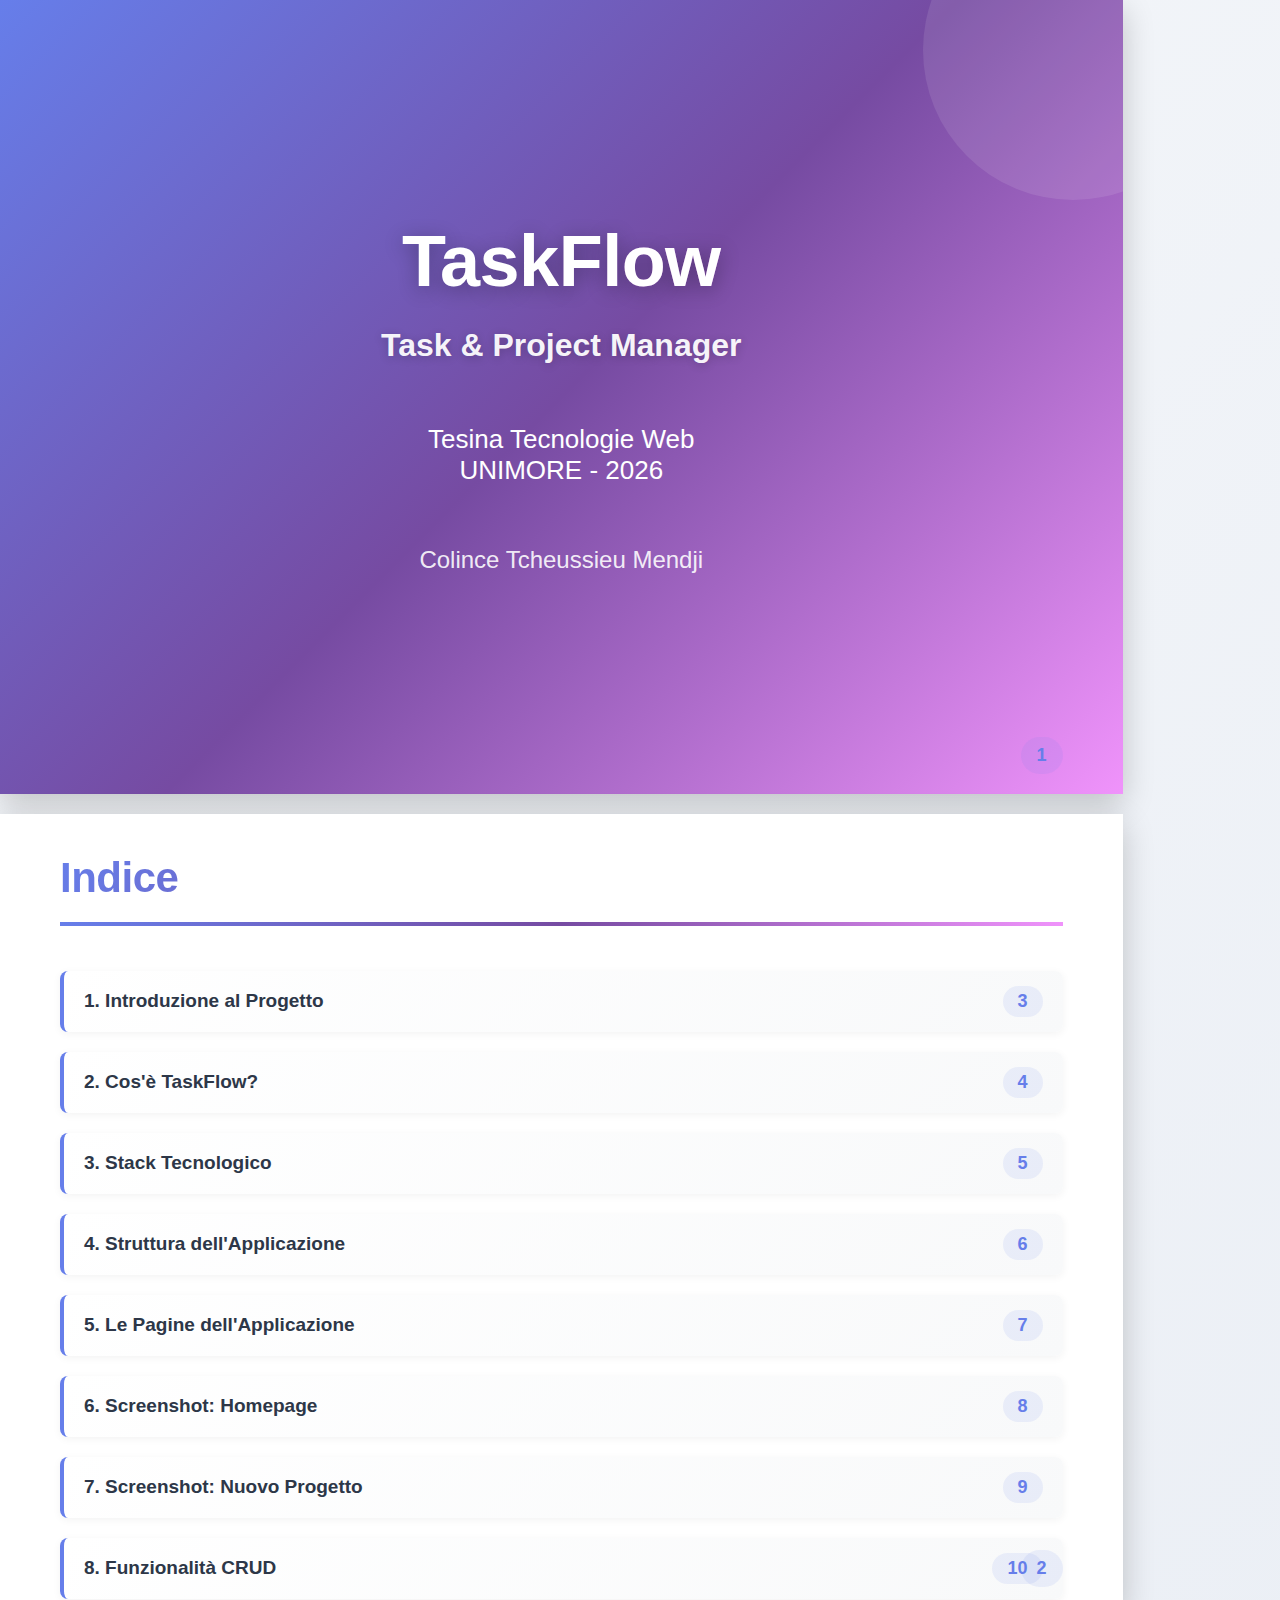
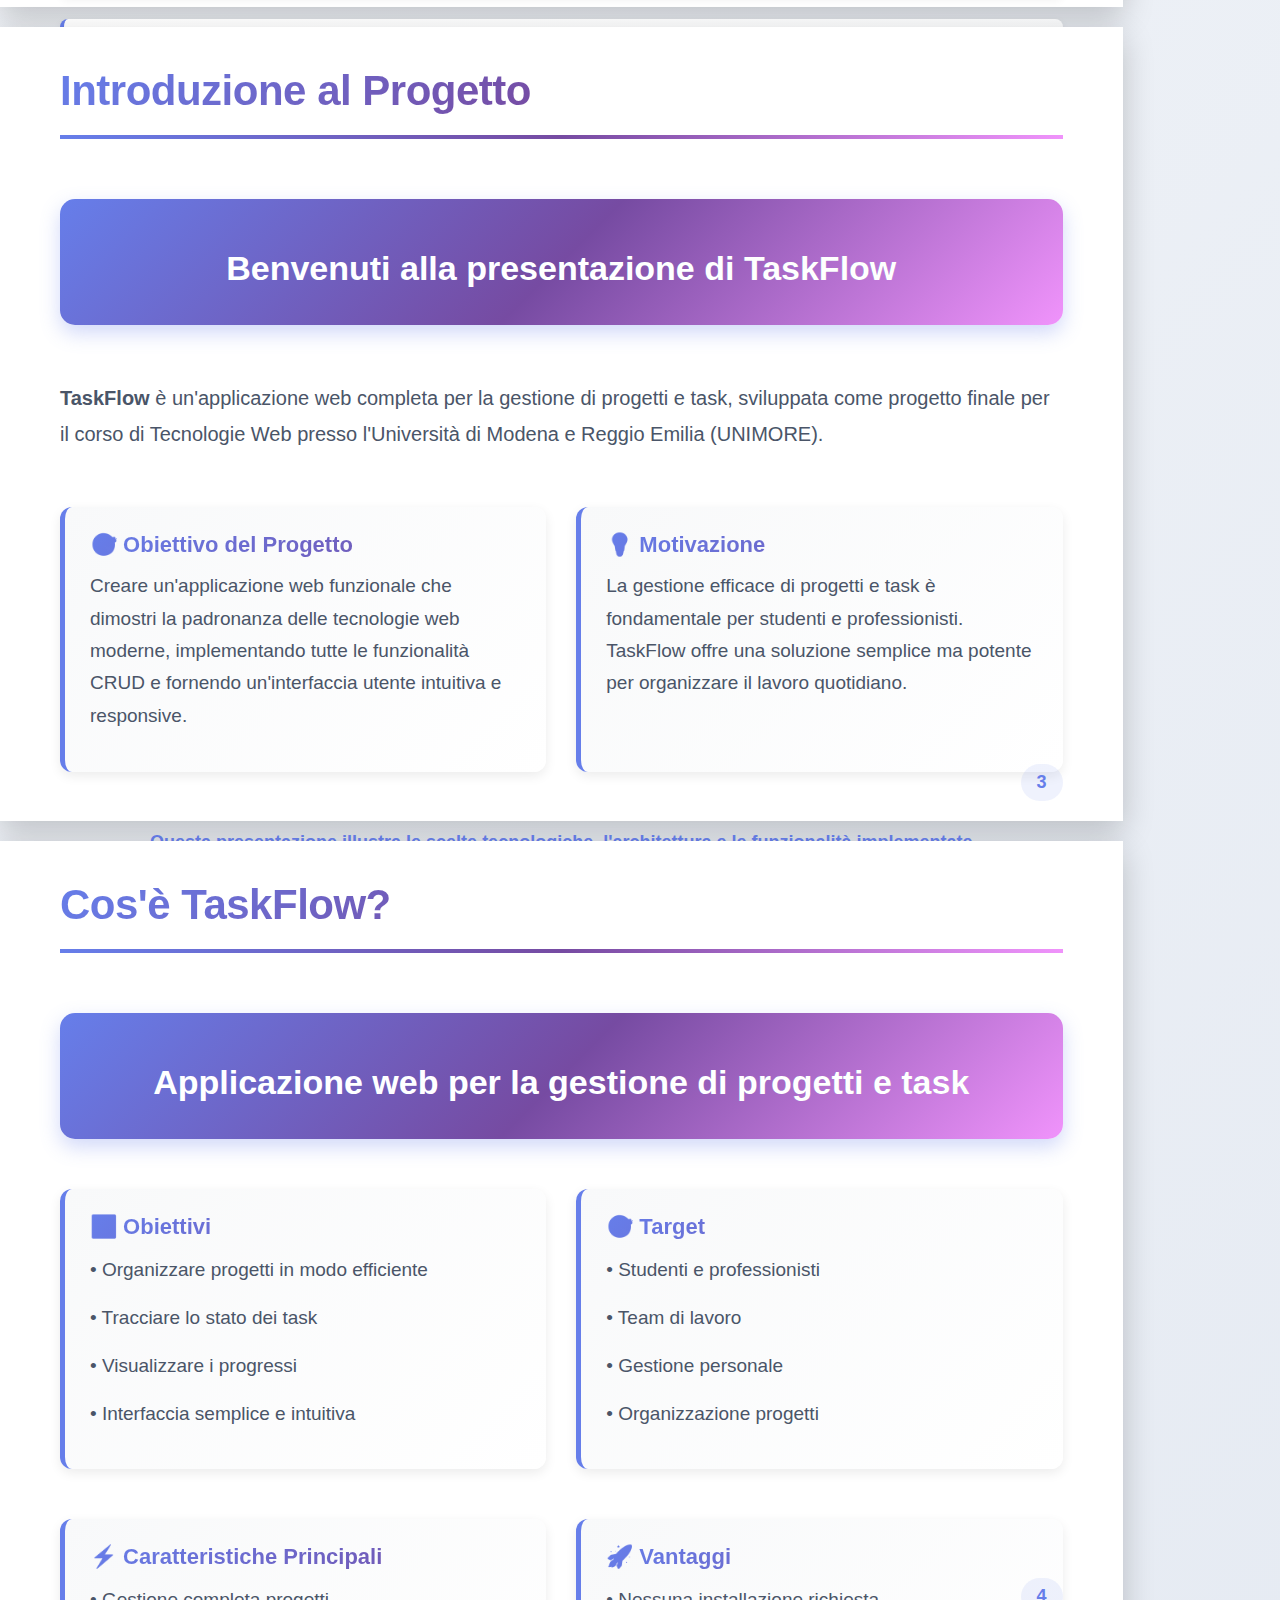
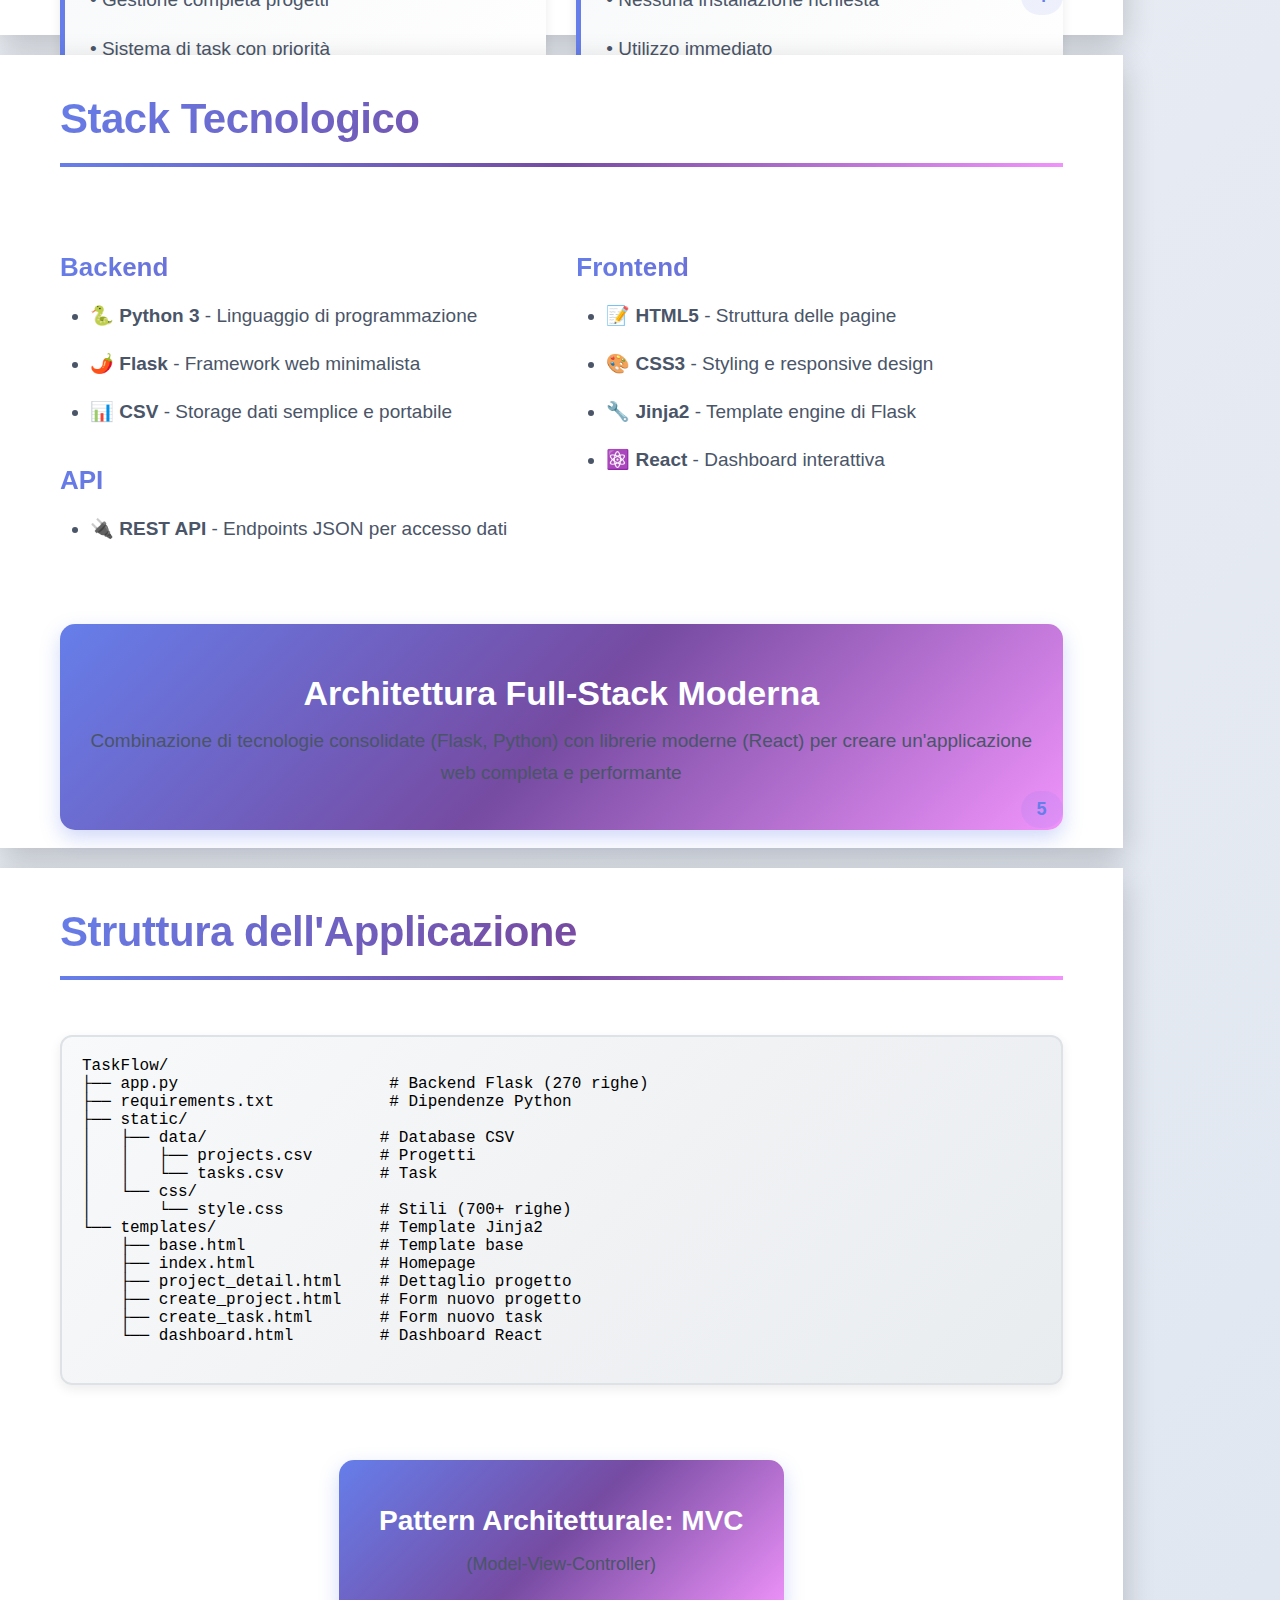
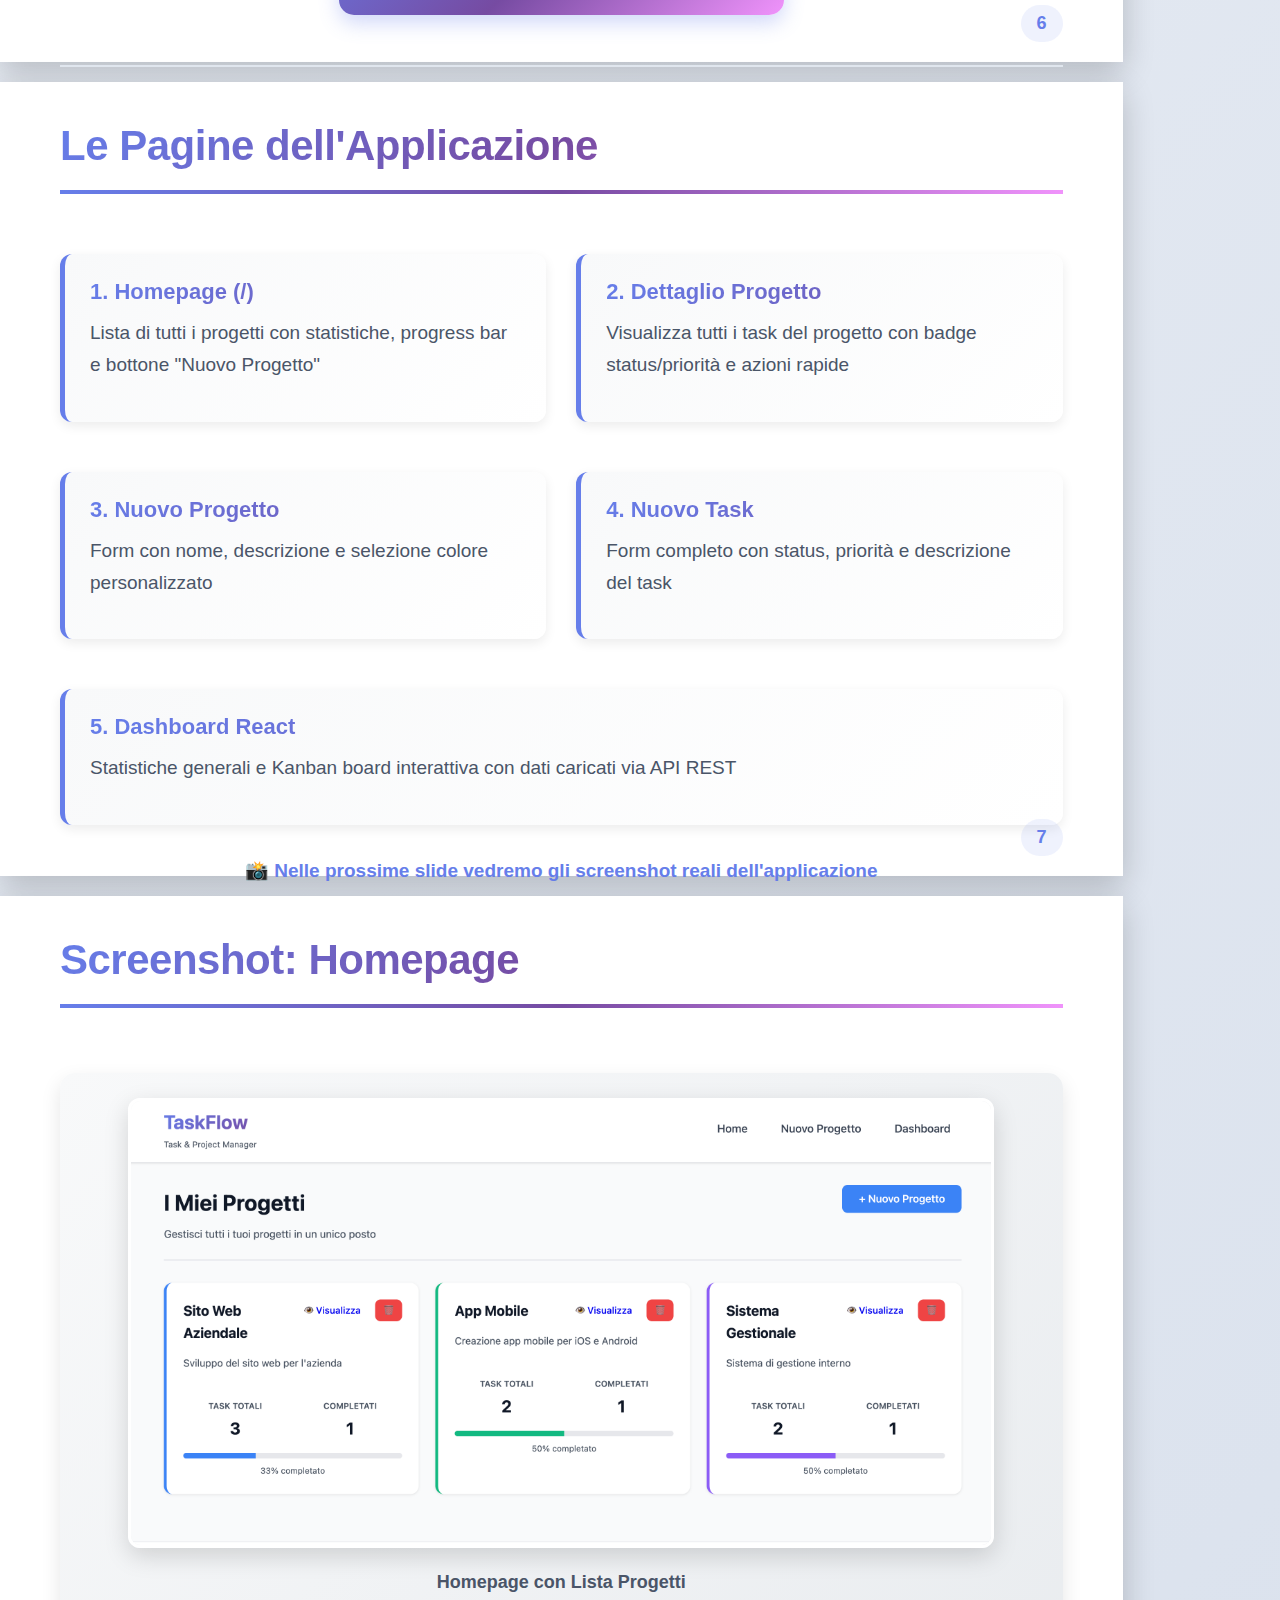
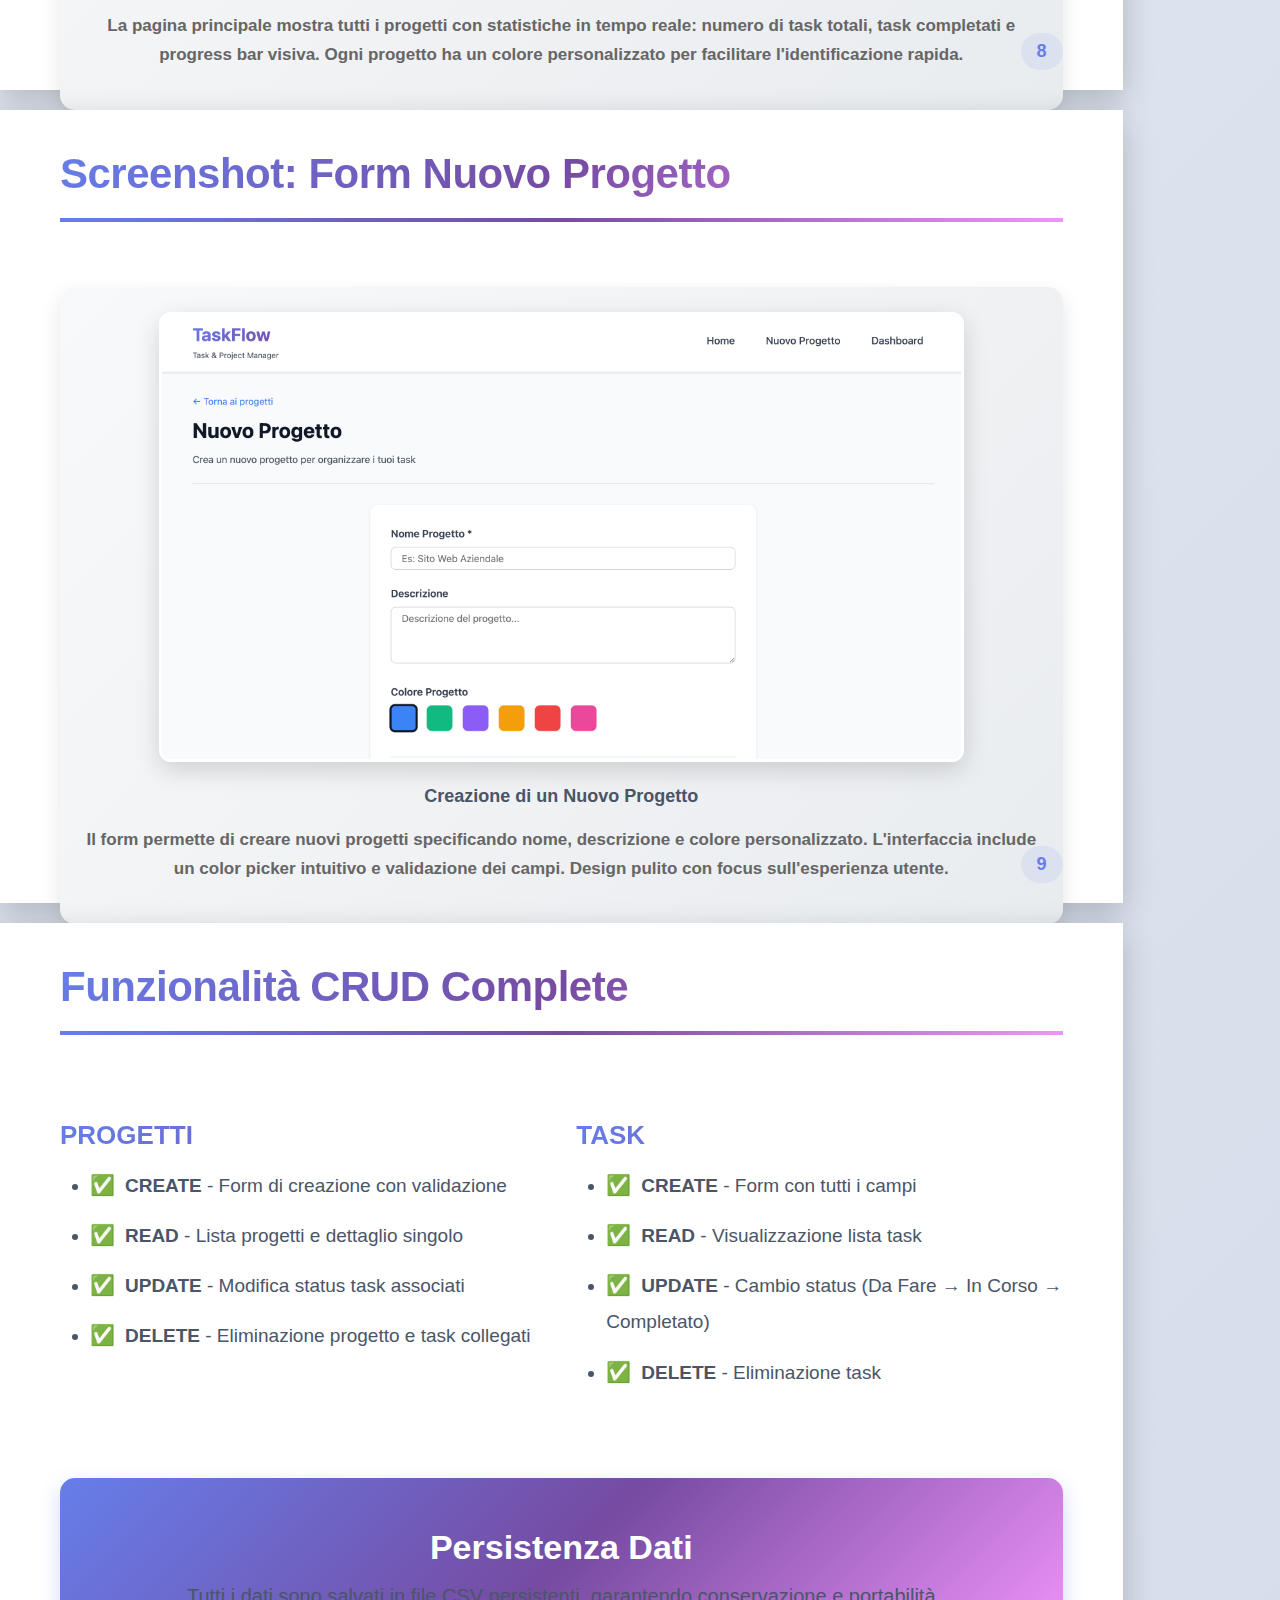
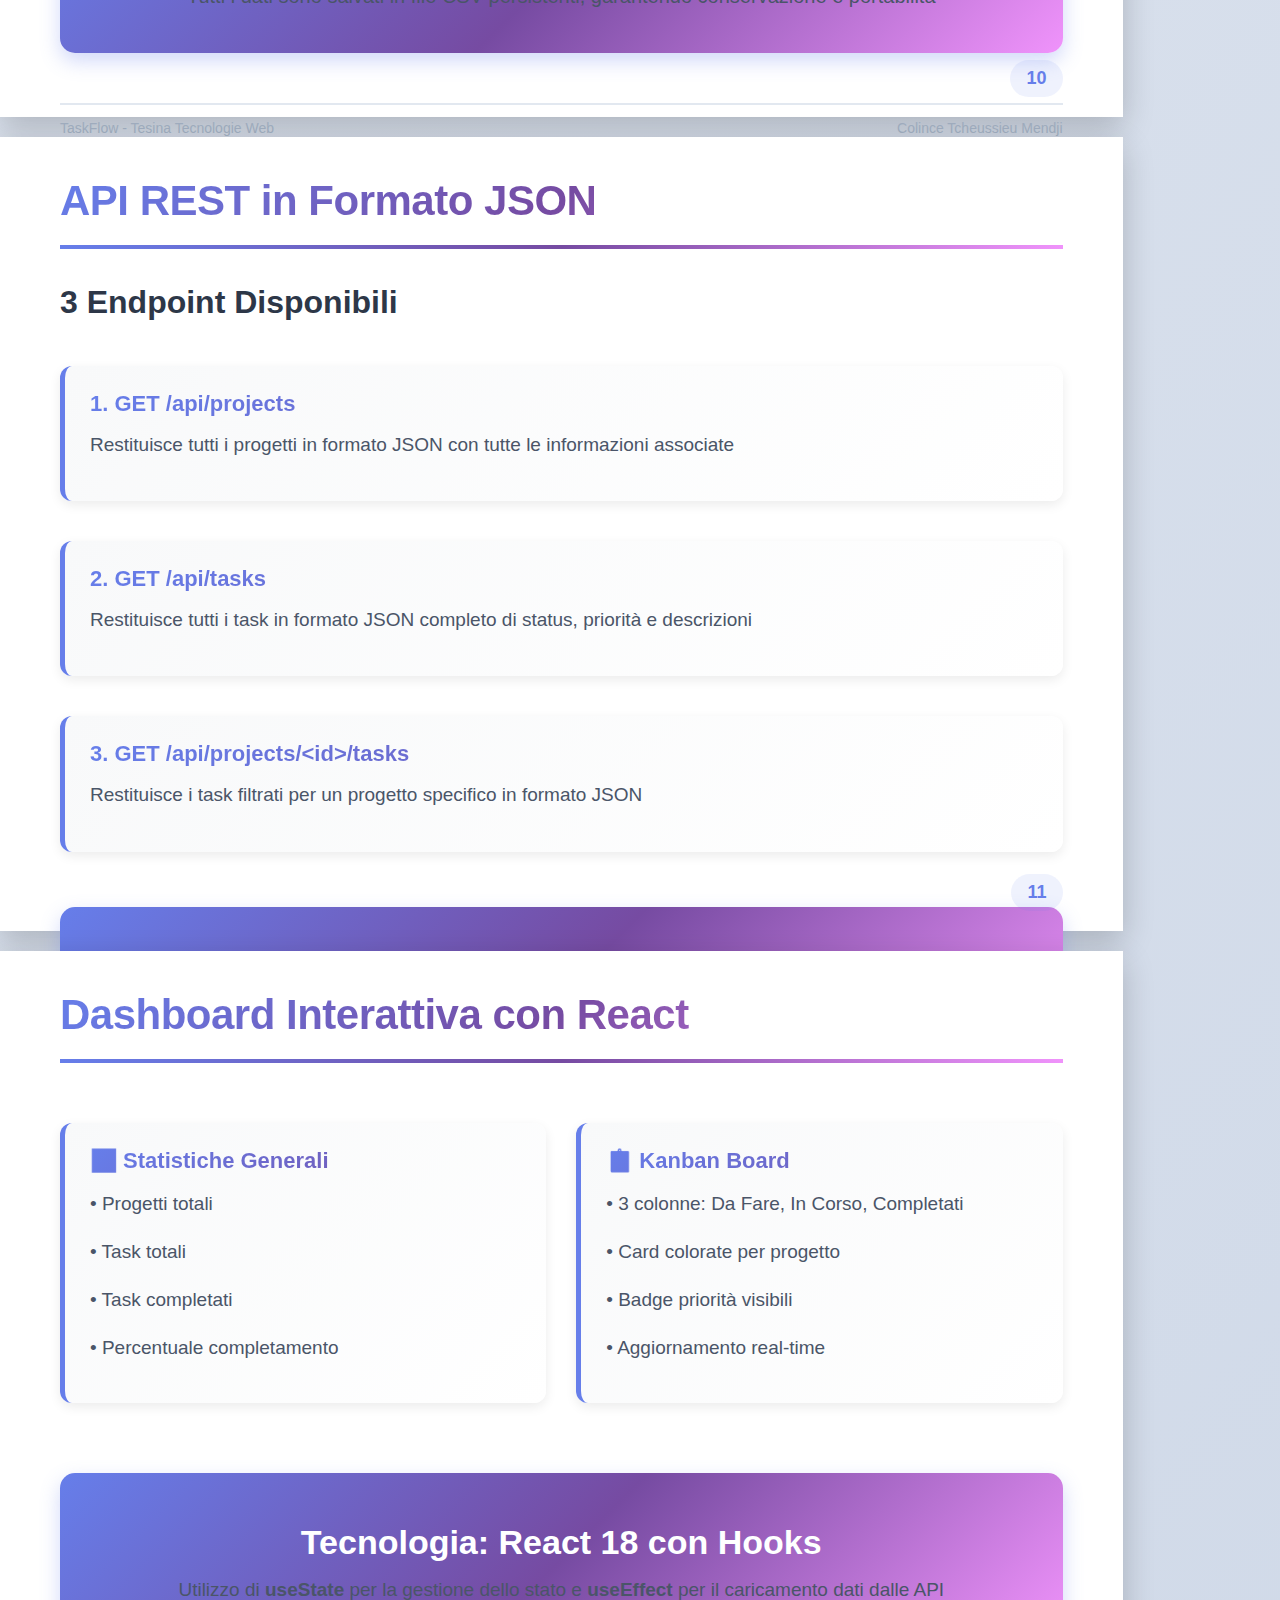
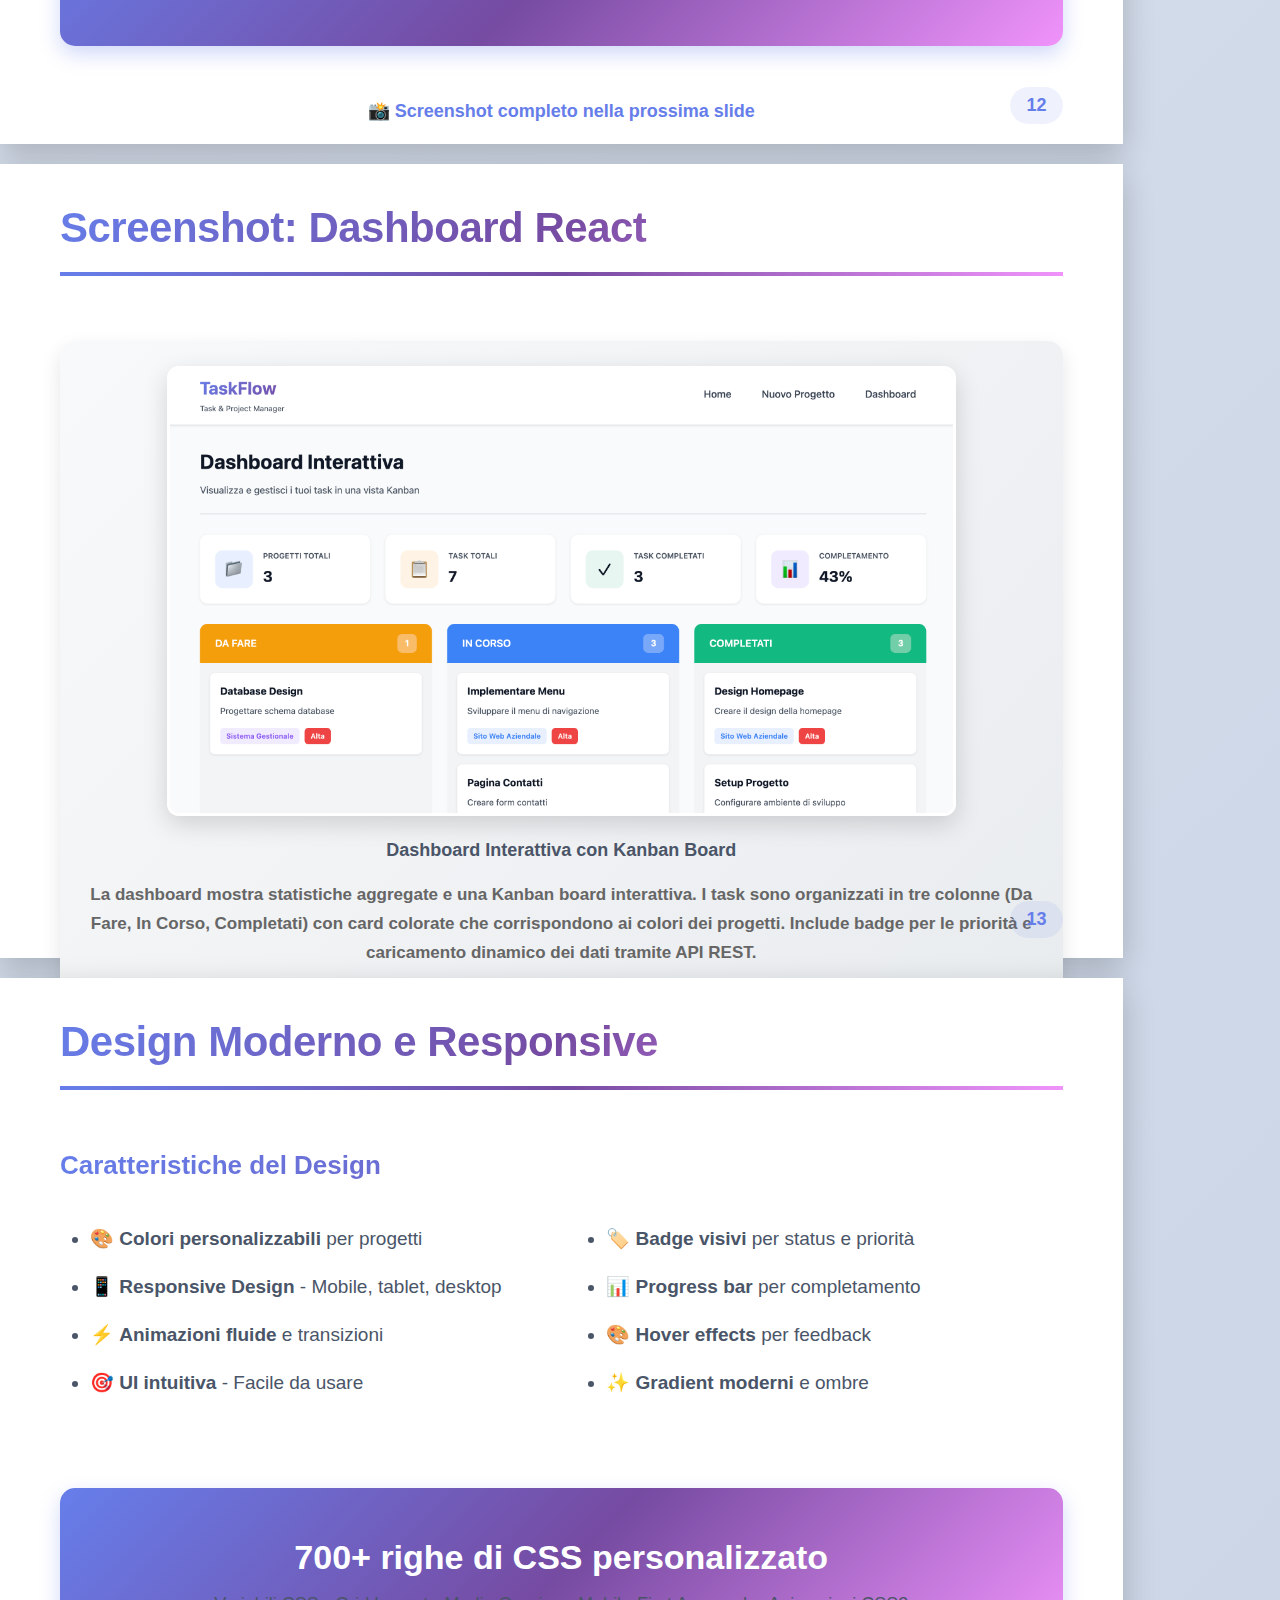
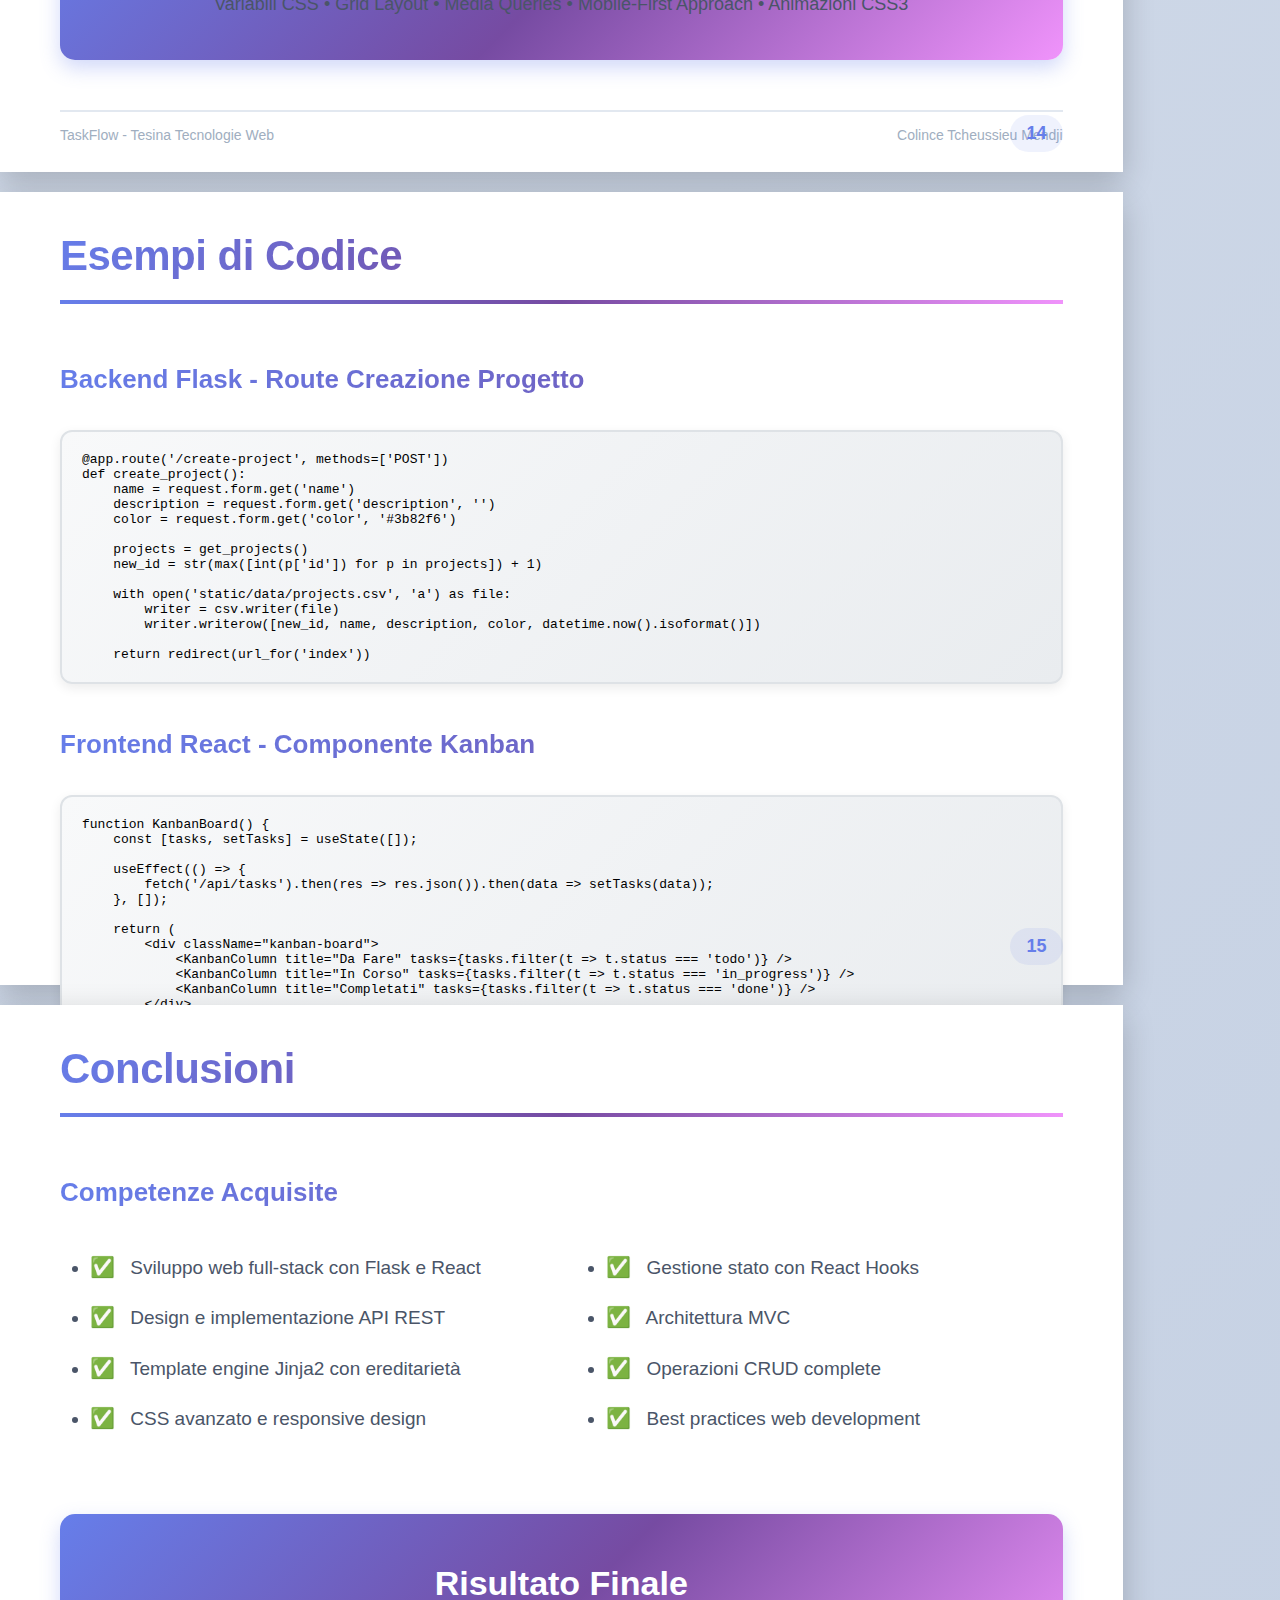
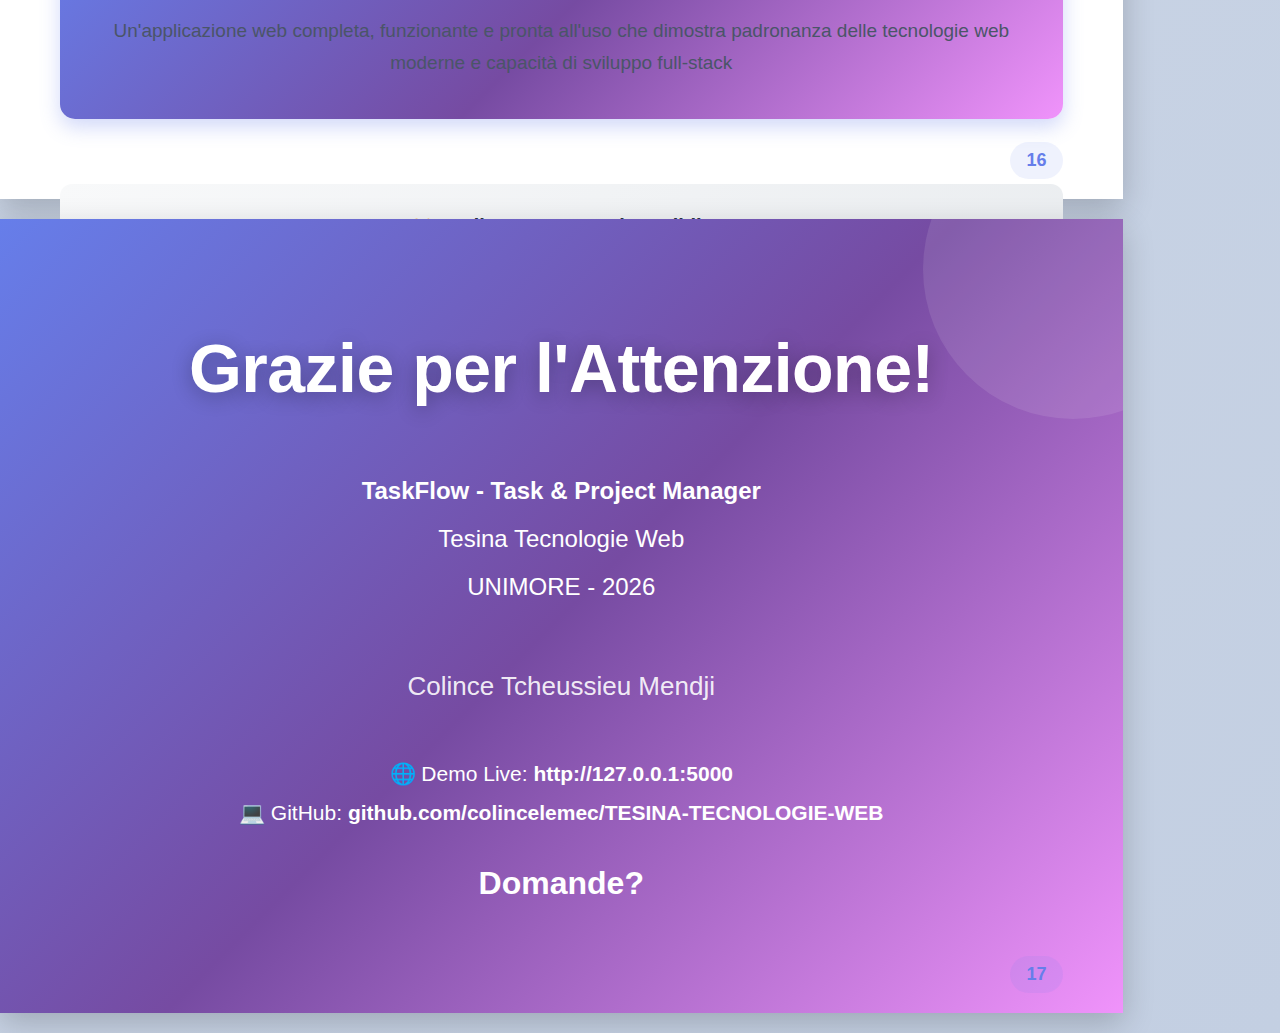
<file: PRESENTAZIONE_PDF.html>
<!DOCTYPE html>
<html lang="it">
<head>
    <meta charset="UTF-8">
    <meta name="viewport" content="width=device-width, initial-scale=1.0">
    <title>TaskFlow - Presentazione Tesina</title>
    <style>
        @page {
            size: A4 landscape;
            margin: 0;
        }

        * {
            margin: 0;
            padding: 0;
            box-sizing: border-box;
        }

        body {
            font-family: 'Segoe UI', Tahoma, Geneva, Verdana, sans-serif;
            background: linear-gradient(135deg, #f5f7fa 0%, #c3cfe2 100%);
        }

        .slide {
            width: 297mm;
            height: 210mm;
            background: white;
            page-break-after: always;
            padding: 40px 60px;
            position: relative;
            display: flex;
            flex-direction: column;
            box-shadow: 0 10px 30px rgba(0,0,0,0.2);
            margin-bottom: 20px;
        }

        .slide:last-child {
            page-break-after: auto;
        }

        /* Page Number */
        .page-number {
            position: absolute;
            bottom: 20px;
            right: 60px;
            font-size: 18px;
            font-weight: 600;
            color: #667eea;
            background: rgba(102, 126, 234, 0.1);
            padding: 8px 16px;
            border-radius: 20px;
        }

        /* Header */
        .slide-header {
            border-bottom: 4px solid;
            border-image: linear-gradient(90deg, #667eea 0%, #764ba2 50%, #f093fb 100%) 1;
            padding-bottom: 20px;
            margin-bottom: 35px;
            animation: slideInDown 0.6s ease-out;
        }

        @keyframes slideInDown {
            from {
                transform: translateY(-20px);
                opacity: 0;
            }
            to {
                transform: translateY(0);
                opacity: 1;
            }
        }

        .slide-title {
            font-size: 42px;
            font-weight: 800;
            background: linear-gradient(135deg, #667eea 0%, #764ba2 50%, #f093fb 100%);
            -webkit-background-clip: text;
            -webkit-text-fill-color: transparent;
            background-clip: text;
            letter-spacing: -0.5px;
        }

        .slide-subtitle {
            font-size: 20px;
            color: #666;
            margin-top: 10px;
            font-weight: 500;
        }

        /* Content */
        .slide-content {
            flex: 1;
            display: flex;
            flex-direction: column;
            justify-content: center;
            animation: fadeIn 0.8s ease-out;
        }

        @keyframes fadeIn {
            from { opacity: 0; }
            to { opacity: 1; }
        }

        .slide-content h2 {
            font-size: 32px;
            color: #2d3748;
            margin-bottom: 25px;
            font-weight: 700;
        }

        .slide-content h3 {
            font-size: 26px;
            background: linear-gradient(135deg, #667eea 0%, #764ba2 100%);
            -webkit-background-clip: text;
            -webkit-text-fill-color: transparent;
            background-clip: text;
            margin: 25px 0 15px 0;
            font-weight: 700;
        }

        .slide-content p {
            font-size: 19px;
            line-height: 1.7;
            color: #4a5568;
            margin-bottom: 15px;
        }

        .slide-content ul {
            font-size: 19px;
            line-height: 1.9;
            color: #4a5568;
            margin-left: 30px;
        }

        .slide-content li {
            margin-bottom: 12px;
            transition: transform 0.2s ease;
        }

        .slide-content li:hover {
            transform: translateX(5px);
        }

        /* Footer */
        .slide-footer {
            border-top: 2px solid #e2e8f0;
            padding-top: 15px;
            margin-top: 25px;
            font-size: 14px;
            color: #a0aec0;
            display: flex;
            justify-content: space-between;
            font-weight: 500;
        }

        /* Special Slides */
        .cover-slide {
            background: linear-gradient(135deg, #667eea 0%, #764ba2 50%, #f093fb 100%);
            color: white;
            justify-content: center;
            align-items: center;
            text-align: center;
            position: relative;
            overflow: hidden;
        }

        .cover-slide::before {
            content: '';
            position: absolute;
            width: 300px;
            height: 300px;
            background: rgba(255, 255, 255, 0.1);
            border-radius: 50%;
            top: -100px;
            right: -100px;
            animation: pulse 3s infinite;
        }

        @keyframes pulse {
            0%, 100% { transform: scale(1); opacity: 0.5; }
            50% { transform: scale(1.1); opacity: 0.3; }
        }

        .cover-slide .slide-title {
            font-size: 72px;
            color: white;
            -webkit-text-fill-color: white;
            margin-bottom: 25px;
            text-shadow: 0 4px 20px rgba(0,0,0,0.3);
            animation: fadeInScale 1s ease-out;
        }

        @keyframes fadeInScale {
            from {
                transform: scale(0.9);
                opacity: 0;
            }
            to {
                transform: scale(1);
                opacity: 1;
            }
        }

        .cover-slide .slide-subtitle {
            font-size: 32px;
            color: rgba(255,255,255,0.95);
            font-weight: 600;
            text-shadow: 0 2px 10px rgba(0,0,0,0.2);
        }

        .cover-slide .author {
            font-size: 24px;
            margin-top: 50px;
            color: rgba(255,255,255,0.9);
            font-weight: 500;
        }

        /* Code blocks */
        pre {
            background: linear-gradient(135deg, #f8f9fa 0%, #e9ecef 100%);
            border: 2px solid #dee2e6;
            border-radius: 12px;
            padding: 20px;
            font-size: 14px;
            overflow-x: auto;
            margin: 20px 0;
            box-shadow: 0 4px 12px rgba(0,0,0,0.08);
        }

        code {
            font-family: 'Courier New', monospace;
            color: #e83e8c;
            font-weight: 600;
        }

        /* Tables */
        table {
            width: 100%;
            border-collapse: collapse;
            margin: 25px 0;
            font-size: 17px;
            box-shadow: 0 4px 12px rgba(0,0,0,0.1);
            border-radius: 12px;
            overflow: hidden;
        }

        th {
            background: linear-gradient(135deg, #667eea 0%, #764ba2 100%);
            color: white;
            padding: 16px;
            text-align: left;
            font-weight: 700;
            font-size: 18px;
        }

        td {
            padding: 14px 16px;
            border-bottom: 1px solid #e2e8f0;
        }

        tr:hover {
            background: linear-gradient(135deg, #f8f9fa 0%, #e9ecef 100%);
            transform: scale(1.01);
            transition: all 0.2s ease;
        }

        tr:last-child td {
            border-bottom: none;
        }

        /* Icons */
        .icon {
            font-size: 28px;
            margin-right: 12px;
        }

        /* Grid layout */
        .grid {
            display: grid;
            grid-template-columns: 1fr 1fr;
            gap: 30px;
            margin: 25px 0;
        }

        .box {
            background: linear-gradient(135deg, #f8f9fa 0%, #ffffff 100%);
            border-left: 5px solid #667eea;
            padding: 25px;
            border-radius: 12px;
            box-shadow: 0 4px 12px rgba(0,0,0,0.08);
            transition: all 0.3s ease;
        }

        .box:hover {
            transform: translateY(-5px);
            box-shadow: 0 8px 20px rgba(102, 126, 234, 0.2);
            border-left-color: #764ba2;
        }

        .box h4 {
            background: linear-gradient(135deg, #667eea 0%, #764ba2 100%);
            -webkit-background-clip: text;
            -webkit-text-fill-color: transparent;
            background-clip: text;
            margin-bottom: 12px;
            font-size: 22px;
            font-weight: 700;
        }

        /* Checkmark */
        .check {
            color: #10b981;
            font-weight: bold;
            margin-right: 10px;
            font-size: 20px;
        }

        /* Highlight */
        .highlight {
            background: linear-gradient(135deg, #667eea 0%, #764ba2 50%, #f093fb 100%);
            color: white;
            padding: 25px;
            border-radius: 15px;
            margin: 25px 0;
            text-align: center;
            box-shadow: 0 8px 20px rgba(102, 126, 234, 0.3);
        }

        .highlight h3 {
            color: white;
            -webkit-text-fill-color: white;
            font-size: 34px;
            margin-bottom: 12px;
            font-weight: 800;
        }

        /* Screenshot container */
        .screenshot {
            text-align: center;
            margin: 30px 0;
            padding: 25px;
            background: linear-gradient(135deg, #f8f9fa 0%, #e9ecef 100%);
            border-radius: 15px;
            box-shadow: 0 8px 20px rgba(0,0,0,0.1);
        }

        .screenshot img {
            max-width: 100%;
            max-height: 450px;
            border-radius: 12px;
            box-shadow: 0 8px 25px rgba(0,0,0,0.15);
            border: 3px solid white;
        }

        .screenshot p {
            margin-top: 15px;
            font-size: 18px;
            color: #4a5568;
            font-weight: 600;
        }

        /* TOC Styles */
        .toc-item {
            padding: 15px 20px;
            margin: 10px 0;
            background: linear-gradient(135deg, #ffffff 0%, #f8f9fa 100%);
            border-left: 4px solid #667eea;
            border-radius: 8px;
            display: flex;
            justify-content: space-between;
            align-items: center;
            transition: all 0.3s ease;
            box-shadow: 0 2px 8px rgba(0,0,0,0.05);
        }

        .toc-item:hover {
            transform: translateX(10px);
            box-shadow: 0 4px 12px rgba(102, 126, 234, 0.2);
            border-left-color: #764ba2;
        }

        .toc-title {
            font-size: 19px;
            color: #2d3748;
            font-weight: 600;
        }

        .toc-page {
            font-size: 18px;
            color: #667eea;
            font-weight: 700;
            background: rgba(102, 126, 234, 0.1);
            padding: 5px 15px;
            border-radius: 20px;
        }

        /* Link styles */
        a {
            color: #667eea;
            text-decoration: none;
            font-weight: 600;
            transition: all 0.2s ease;
        }

        a:hover {
            color: #764ba2;
            text-decoration: underline;
        }

        /* Print styles */
        @media print {
            body {
                background: white;
            }
            .slide {
                box-shadow: none;
                margin: 0;
            }
        }
    </style>
</head>
<body>

<!-- SLIDE 1: COPERTINA -->
<div class="slide cover-slide">
    <div>
        <h1 class="slide-title">TaskFlow</h1>
        <p class="slide-subtitle">Task & Project Manager</p>
        <div style="margin: 60px 0; font-size: 26px;">
            <p>Tesina Tecnologie Web</p>
            <p>UNIMORE - 2026</p>
        </div>
        <p class="author">Colince Tcheussieu Mendji</p>
    </div>
    <div class="page-number">1</div>
</div>

<!-- SLIDE 2: INDICE -->
<div class="slide">
    <div class="slide-header">
        <h1 class="slide-title">Indice</h1>
    </div>
    <div class="slide-content">
        <div class="toc-item">
            <span class="toc-title">1. Introduzione al Progetto</span>
            <span class="toc-page">3</span>
        </div>
        <div class="toc-item">
            <span class="toc-title">2. Cos'è TaskFlow?</span>
            <span class="toc-page">4</span>
        </div>
        <div class="toc-item">
            <span class="toc-title">3. Stack Tecnologico</span>
            <span class="toc-page">5</span>
        </div>
        <div class="toc-item">
            <span class="toc-title">4. Struttura dell'Applicazione</span>
            <span class="toc-page">6</span>
        </div>
        <div class="toc-item">
            <span class="toc-title">5. Le Pagine dell'Applicazione</span>
            <span class="toc-page">7</span>
        </div>
        <div class="toc-item">
            <span class="toc-title">6. Screenshot: Homepage</span>
            <span class="toc-page">8</span>
        </div>
        <div class="toc-item">
            <span class="toc-title">7. Screenshot: Nuovo Progetto</span>
            <span class="toc-page">9</span>
        </div>
        <div class="toc-item">
            <span class="toc-title">8. Funzionalità CRUD</span>
            <span class="toc-page">10</span>
        </div>
        <div class="toc-item">
            <span class="toc-title">9. API REST</span>
            <span class="toc-page">11</span>
        </div>
        <div class="toc-item">
            <span class="toc-title">10. Dashboard React</span>
            <span class="toc-page">12</span>
        </div>
        <div class="toc-item">
            <span class="toc-title">11. Screenshot: Dashboard</span>
            <span class="toc-page">13</span>
        </div>
        <div class="toc-item">
            <span class="toc-title">12. Design Moderno e Responsive</span>
            <span class="toc-page">14</span>
        </div>
        <div class="toc-item">
            <span class="toc-title">13. Snippet di Codice</span>
            <span class="toc-page">15</span>
        </div>
        <div class="toc-item">
            <span class="toc-title">14. Conclusioni</span>
            <span class="toc-page">16</span>
        </div>
    </div>
    <div class="slide-footer">
        <span>TaskFlow - Tesina Tecnologie Web</span>
        <span>Colince Tcheussieu Mendji</span>
    </div>
    <div class="page-number">2</div>
</div>

<!-- SLIDE 3: INTRODUZIONE -->
<div class="slide">
    <div class="slide-header">
        <h1 class="slide-title">Introduzione al Progetto</h1>
    </div>
    <div class="slide-content">
        <div class="highlight">
            <h3>Benvenuti alla presentazione di TaskFlow</h3>
        </div>

        <p style="font-size: 20px; line-height: 1.8; margin-top: 30px;">
            <strong>TaskFlow</strong> è un'applicazione web completa per la gestione di progetti e task,
            sviluppata come progetto finale per il corso di Tecnologie Web presso l'Università di Modena e Reggio Emilia (UNIMORE).
        </p>

        <div class="grid" style="margin-top: 40px;">
            <div class="box">
                <h4>🎯 Obiettivo del Progetto</h4>
                <p>Creare un'applicazione web funzionale che dimostri la padronanza delle tecnologie web moderne,
                implementando tutte le funzionalità CRUD e fornendo un'interfaccia utente intuitiva e responsive.</p>
            </div>
            <div class="box">
                <h4>💡 Motivazione</h4>
                <p>La gestione efficace di progetti e task è fondamentale per studenti e professionisti.
                TaskFlow offre una soluzione semplice ma potente per organizzare il lavoro quotidiano.</p>
            </div>
        </div>

        <p style="font-size: 18px; margin-top: 30px; text-align: center; color: #667eea; font-weight: 600;">
            Questa presentazione illustra le scelte tecnologiche, l'architettura e le funzionalità implementate
        </p>
    </div>
    <div class="slide-footer">
        <span>TaskFlow - Tesina Tecnologie Web</span>
        <span>Colince Tcheussieu Mendji</span>
    </div>
    <div class="page-number">3</div>
</div>

<!-- SLIDE 4: COS'È TASKFLOW -->
<div class="slide">
    <div class="slide-header">
        <h1 class="slide-title">Cos'è TaskFlow?</h1>
    </div>
    <div class="slide-content">
        <div class="highlight">
            <h3>Applicazione web per la gestione di progetti e task</h3>
        </div>

        <div class="grid">
            <div class="box">
                <h4>✅ Obiettivi</h4>
                <ul style="margin-left: 0; list-style: none;">
                    <li>• Organizzare progetti in modo efficiente</li>
                    <li>• Tracciare lo stato dei task</li>
                    <li>• Visualizzare i progressi</li>
                    <li>• Interfaccia semplice e intuitiva</li>
                </ul>
            </div>
            <div class="box">
                <h4>🎯 Target</h4>
                <ul style="margin-left: 0; list-style: none;">
                    <li>• Studenti e professionisti</li>
                    <li>• Team di lavoro</li>
                    <li>• Gestione personale</li>
                    <li>• Organizzazione progetti</li>
                </ul>
            </div>
        </div>

        <div class="grid" style="margin-top: 25px;">
            <div class="box">
                <h4>⚡ Caratteristiche Principali</h4>
                <ul style="margin-left: 0; list-style: none;">
                    <li>• Gestione completa progetti</li>
                    <li>• Sistema di task con priorità</li>
                    <li>• Dashboard interattiva</li>
                </ul>
            </div>
            <div class="box">
                <h4>🚀 Vantaggi</h4>
                <ul style="margin-left: 0; list-style: none;">
                    <li>• Nessuna installazione richiesta</li>
                    <li>• Utilizzo immediato</li>
                    <li>• Design responsive</li>
                </ul>
            </div>
        </div>
    </div>
    <div class="slide-footer">
        <span>TaskFlow - Tesina Tecnologie Web</span>
        <span>Colince Tcheussieu Mendji</span>
    </div>
    <div class="page-number">4</div>
</div>

<!-- SLIDE 5: TECNOLOGIE -->
<div class="slide">
    <div class="slide-header">
        <h1 class="slide-title">Stack Tecnologico</h1>
    </div>
    <div class="slide-content">
        <div class="grid">
            <div>
                <h3>Backend</h3>
                <ul>
                    <li><strong>🐍 Python 3</strong> - Linguaggio di programmazione</li>
                    <li><strong>🌶️ Flask</strong> - Framework web minimalista</li>
                    <li><strong>📊 CSV</strong> - Storage dati semplice e portabile</li>
                </ul>

                <h3 style="margin-top: 35px;">API</h3>
                <ul>
                    <li><strong>🔌 REST API</strong> - Endpoints JSON per accesso dati</li>
                </ul>
            </div>
            <div>
                <h3>Frontend</h3>
                <ul>
                    <li><strong>📝 HTML5</strong> - Struttura delle pagine</li>
                    <li><strong>🎨 CSS3</strong> - Styling e responsive design</li>
                    <li><strong>🔧 Jinja2</strong> - Template engine di Flask</li>
                    <li><strong>⚛️ React</strong> - Dashboard interattiva</li>
                </ul>
            </div>
        </div>

        <div class="highlight" style="margin-top: 40px;">
            <h3>Architettura Full-Stack Moderna</h3>
            <p style="font-size: 19px; margin-top: 10px;">
                Combinazione di tecnologie consolidate (Flask, Python) con librerie moderne (React)
                per creare un'applicazione web completa e performante
            </p>
        </div>
    </div>
    <div class="slide-footer">
        <span>TaskFlow - Tesina Tecnologie Web</span>
        <span>Colince Tcheussieu Mendji</span>
    </div>
    <div class="page-number">5</div>
</div>

<!-- SLIDE 6: ARCHITETTURA -->
<div class="slide">
    <div class="slide-header">
        <h1 class="slide-title">Struttura dell'Applicazione</h1>
    </div>
    <div class="slide-content">
        <pre style="font-size: 16px;">
TaskFlow/
├── app.py                      # Backend Flask (270 righe)
├── requirements.txt            # Dipendenze Python
├── static/
│   ├── data/                  # Database CSV
│   │   ├── projects.csv       # Progetti
│   │   └── tasks.csv          # Task
│   └── css/
│       └── style.css          # Stili (700+ righe)
└── templates/                 # Template Jinja2
    ├── base.html              # Template base
    ├── index.html             # Homepage
    ├── project_detail.html    # Dettaglio progetto
    ├── create_project.html    # Form nuovo progetto
    ├── create_task.html       # Form nuovo task
    └── dashboard.html         # Dashboard React
        </pre>
        <div style="text-align: center; margin-top: 30px;">
            <div class="highlight" style="display: inline-block; padding: 20px 40px;">
                <h3 style="font-size: 28px;">Pattern Architetturale: MVC</h3>
                <p style="font-size: 18px; margin-top: 8px;">(Model-View-Controller)</p>
            </div>
        </div>
    </div>
    <div class="slide-footer">
        <span>TaskFlow - Tesina Tecnologie Web</span>
        <span>Colince Tcheussieu Mendji</span>
    </div>
    <div class="page-number">6</div>
</div>

<!-- SLIDE 7: LE 5 PAGINE -->
<div class="slide">
    <div class="slide-header">
        <h1 class="slide-title">Le Pagine dell'Applicazione</h1>
    </div>
    <div class="slide-content">
        <div class="grid">
            <div class="box">
                <h4>1. Homepage (/)</h4>
                <p>Lista di tutti i progetti con statistiche, progress bar e bottone "Nuovo Progetto"</p>
            </div>
            <div class="box">
                <h4>2. Dettaglio Progetto</h4>
                <p>Visualizza tutti i task del progetto con badge status/priorità e azioni rapide</p>
            </div>
        </div>
        <div class="grid">
            <div class="box">
                <h4>3. Nuovo Progetto</h4>
                <p>Form con nome, descrizione e selezione colore personalizzato</p>
            </div>
            <div class="box">
                <h4>4. Nuovo Task</h4>
                <p>Form completo con status, priorità e descrizione del task</p>
            </div>
        </div>
        <div class="box" style="margin-top: 25px;">
            <h4>5. Dashboard React</h4>
            <p>Statistiche generali e Kanban board interattiva con dati caricati via API REST</p>
        </div>

        <p style="text-align: center; font-size: 19px; margin-top: 30px; color: #667eea; font-weight: 600;">
            📸 Nelle prossime slide vedremo gli screenshot reali dell'applicazione
        </p>
    </div>
    <div class="slide-footer">
        <span>TaskFlow - Tesina Tecnologie Web</span>
        <span>Colince Tcheussieu Mendji</span>
    </div>
    <div class="page-number">7</div>
</div>

<!-- SLIDE 8: SCREENSHOT HOMEPAGE -->
<div class="slide">
    <div class="slide-header">
        <h1 class="slide-title">Screenshot: Homepage</h1>
    </div>
    <div class="slide-content">
        <div class="screenshot">
            <img src="screenshot_home.png" alt="Homepage TaskFlow">
            <p><strong>Homepage con Lista Progetti</strong></p>
            <p style="font-size: 17px; margin-top: 10px; color: #666;">
                La pagina principale mostra tutti i progetti con statistiche in tempo reale:
                numero di task totali, task completati e progress bar visiva.
                Ogni progetto ha un colore personalizzato per facilitare l'identificazione rapida.
            </p>
        </div>
    </div>
    <div class="slide-footer">
        <span>TaskFlow - Tesina Tecnologie Web</span>
        <span>Colince Tcheussieu Mendji</span>
    </div>
    <div class="page-number">8</div>
</div>

<!-- SLIDE 9: SCREENSHOT NUOVO PROGETTO -->
<div class="slide">
    <div class="slide-header">
        <h1 class="slide-title">Screenshot: Form Nuovo Progetto</h1>
    </div>
    <div class="slide-content">
        <div class="screenshot">
            <img src="screenshot_new_project.png" alt="Form Nuovo Progetto">
            <p><strong>Creazione di un Nuovo Progetto</strong></p>
            <p style="font-size: 17px; margin-top: 10px; color: #666;">
                Il form permette di creare nuovi progetti specificando nome, descrizione e colore personalizzato.
                L'interfaccia include un color picker intuitivo e validazione dei campi.
                Design pulito con focus sull'esperienza utente.
            </p>
        </div>
    </div>
    <div class="slide-footer">
        <span>TaskFlow - Tesina Tecnologie Web</span>
        <span>Colince Tcheussieu Mendji</span>
    </div>
    <div class="page-number">9</div>
</div>

<!-- SLIDE 10: CRUD -->
<div class="slide">
    <div class="slide-header">
        <h1 class="slide-title">Funzionalità CRUD Complete</h1>
    </div>
    <div class="slide-content">
        <div class="grid">
            <div>
                <h3>PROGETTI</h3>
                <ul>
                    <li><span class="check">✅</span><strong>CREATE</strong> - Form di creazione con validazione</li>
                    <li><span class="check">✅</span><strong>READ</strong> - Lista progetti e dettaglio singolo</li>
                    <li><span class="check">✅</span><strong>UPDATE</strong> - Modifica status task associati</li>
                    <li><span class="check">✅</span><strong>DELETE</strong> - Eliminazione progetto e task collegati</li>
                </ul>
            </div>
            <div>
                <h3>TASK</h3>
                <ul>
                    <li><span class="check">✅</span><strong>CREATE</strong> - Form con tutti i campi</li>
                    <li><span class="check">✅</span><strong>READ</strong> - Visualizzazione lista task</li>
                    <li><span class="check">✅</span><strong>UPDATE</strong> - Cambio status (Da Fare → In Corso → Completato)</li>
                    <li><span class="check">✅</span><strong>DELETE</strong> - Eliminazione task</li>
                </ul>
            </div>
        </div>
        <div class="highlight" style="margin-top: 50px;">
            <h3>Persistenza Dati</h3>
            <p style="font-size: 20px;">Tutti i dati sono salvati in file CSV persistenti, garantendo conservazione e portabilità</p>
        </div>
    </div>
    <div class="slide-footer">
        <span>TaskFlow - Tesina Tecnologie Web</span>
        <span>Colince Tcheussieu Mendji</span>
    </div>
    <div class="page-number">10</div>
</div>

<!-- SLIDE 11: API REST -->
<div class="slide">
    <div class="slide-header">
        <h1 class="slide-title">API REST in Formato JSON</h1>
    </div>
    <div class="slide-content">
        <h2>3 Endpoint Disponibili</h2>

        <div class="box" style="margin: 20px 0;">
            <h4>1. GET /api/projects</h4>
            <p>Restituisce tutti i progetti in formato JSON con tutte le informazioni associate</p>
        </div>

        <div class="box" style="margin: 20px 0;">
            <h4>2. GET /api/tasks</h4>
            <p>Restituisce tutti i task in formato JSON completo di status, priorità e descrizioni</p>
        </div>

        <div class="box" style="margin: 20px 0;">
            <h4>3. GET /api/projects/&lt;id&gt;/tasks</h4>
            <p>Restituisce i task filtrati per un progetto specifico in formato JSON</p>
        </div>

        <div class="highlight" style="margin-top: 35px;">
            <h3>Integrazione con Frontend</h3>
            <p style="font-size: 19px;">La Dashboard React consuma queste API per visualizzare i dati in tempo reale senza ricaricare la pagina</p>
        </div>
    </div>
    <div class="slide-footer">
        <span>TaskFlow - Tesina Tecnologie Web</span>
        <span>Colince Tcheussieu Mendji</span>
    </div>
    <div class="page-number">11</div>
</div>

<!-- SLIDE 12: DASHBOARD REACT -->
<div class="slide">
    <div class="slide-header">
        <h1 class="slide-title">Dashboard Interattiva con React</h1>
    </div>
    <div class="slide-content">
        <div class="grid">
            <div class="box">
                <h4>📊 Statistiche Generali</h4>
                <ul style="margin-left: 0; list-style: none;">
                    <li>• Progetti totali</li>
                    <li>• Task totali</li>
                    <li>• Task completati</li>
                    <li>• Percentuale completamento</li>
                </ul>
            </div>
            <div class="box">
                <h4>📋 Kanban Board</h4>
                <ul style="margin-left: 0; list-style: none;">
                    <li>• 3 colonne: Da Fare, In Corso, Completati</li>
                    <li>• Card colorate per progetto</li>
                    <li>• Badge priorità visibili</li>
                    <li>• Aggiornamento real-time</li>
                </ul>
            </div>
        </div>

        <div class="highlight" style="margin-top: 45px;">
            <h3>Tecnologia: React 18 con Hooks</h3>
            <p style="font-size: 19px; margin-top: 10px;">
                Utilizzo di <strong>useState</strong> per la gestione dello stato e
                <strong>useEffect</strong> per il caricamento dati dalle API
            </p>
        </div>

        <p style="text-align: center; font-size: 18px; margin-top: 25px; color: #667eea; font-weight: 600;">
            📸 Screenshot completo nella prossima slide
        </p>
    </div>
    <div class="slide-footer">
        <span>TaskFlow - Tesina Tecnologie Web</span>
        <span>Colince Tcheussieu Mendji</span>
    </div>
    <div class="page-number">12</div>
</div>

<!-- SLIDE 13: SCREENSHOT DASHBOARD -->
<div class="slide">
    <div class="slide-header">
        <h1 class="slide-title">Screenshot: Dashboard React</h1>
    </div>
    <div class="slide-content">
        <div class="screenshot">
            <img src="screenshot_dashboard.png" alt="Dashboard React">
            <p><strong>Dashboard Interattiva con Kanban Board</strong></p>
            <p style="font-size: 17px; margin-top: 10px; color: #666;">
                La dashboard mostra statistiche aggregate e una Kanban board interattiva.
                I task sono organizzati in tre colonne (Da Fare, In Corso, Completati) con card
                colorate che corrispondono ai colori dei progetti. Include badge per le priorità
                e caricamento dinamico dei dati tramite API REST.
            </p>
        </div>
    </div>
    <div class="slide-footer">
        <span>TaskFlow - Tesina Tecnologie Web</span>
        <span>Colince Tcheussieu Mendji</span>
    </div>
    <div class="page-number">13</div>
</div>

<!-- SLIDE 14: DESIGN -->
<div class="slide">
    <div class="slide-header">
        <h1 class="slide-title">Design Moderno e Responsive</h1>
    </div>
    <div class="slide-content">
        <h3>Caratteristiche del Design</h3>
        <div class="grid">
            <div>
                <ul>
                    <li>🎨 <strong>Colori personalizzabili</strong> per progetti</li>
                    <li>📱 <strong>Responsive Design</strong> - Mobile, tablet, desktop</li>
                    <li>⚡ <strong>Animazioni fluide</strong> e transizioni</li>
                    <li>🎯 <strong>UI intuitiva</strong> - Facile da usare</li>
                </ul>
            </div>
            <div>
                <ul>
                    <li>🏷️ <strong>Badge visivi</strong> per status e priorità</li>
                    <li>📊 <strong>Progress bar</strong> per completamento</li>
                    <li>🎨 <strong>Hover effects</strong> per feedback</li>
                    <li>✨ <strong>Gradient moderni</strong> e ombre</li>
                </ul>
            </div>
        </div>

        <div class="highlight" style="margin-top: 50px;">
            <h3>700+ righe di CSS personalizzato</h3>
            <p style="font-size: 18px;">Variabili CSS • Grid Layout • Media Queries • Mobile-First Approach • Animazioni CSS3</p>
        </div>
    </div>
    <div class="slide-footer">
        <span>TaskFlow - Tesina Tecnologie Web</span>
        <span>Colince Tcheussieu Mendji</span>
    </div>
    <div class="page-number">14</div>
</div>

<!-- SLIDE 15: SNIPPET CODICE -->
<div class="slide">
    <div class="slide-header">
        <h1 class="slide-title">Esempi di Codice</h1>
    </div>
    <div class="slide-content">
        <h3>Backend Flask - Route Creazione Progetto</h3>
        <pre style="font-size: 13px;">@app.route('/create-project', methods=['POST'])
def create_project():
    name = request.form.get('name')
    description = request.form.get('description', '')
    color = request.form.get('color', '#3b82f6')

    projects = get_projects()
    new_id = str(max([int(p['id']) for p in projects]) + 1)

    with open('static/data/projects.csv', 'a') as file:
        writer = csv.writer(file)
        writer.writerow([new_id, name, description, color, datetime.now().isoformat()])

    return redirect(url_for('index'))</pre>

        <h3 style="margin-top: 25px;">Frontend React - Componente Kanban</h3>
        <pre style="font-size: 13px;">function KanbanBoard() {
    const [tasks, setTasks] = useState([]);

    useEffect(() => {
        fetch('/api/tasks').then(res => res.json()).then(data => setTasks(data));
    }, []);

    return (
        &lt;div className="kanban-board"&gt;
            &lt;KanbanColumn title="Da Fare" tasks={tasks.filter(t => t.status === 'todo')} /&gt;
            &lt;KanbanColumn title="In Corso" tasks={tasks.filter(t => t.status === 'in_progress')} /&gt;
            &lt;KanbanColumn title="Completati" tasks={tasks.filter(t => t.status === 'done')} /&gt;
        &lt;/div&gt;
    );
}</pre>
    </div>
    <div class="slide-footer">
        <span>TaskFlow - Tesina Tecnologie Web</span>
        <span>Colince Tcheussieu Mendji</span>
    </div>
    <div class="page-number">15</div>
</div>

<!-- SLIDE 16: CONCLUSIONI -->
<div class="slide">
    <div class="slide-header">
        <h1 class="slide-title">Conclusioni</h1>
    </div>
    <div class="slide-content">
        <h3>Competenze Acquisite</h3>
        <div class="grid">
            <ul>
                <li><span class="check">✅</span> Sviluppo web full-stack con Flask e React</li>
                <li><span class="check">✅</span> Design e implementazione API REST</li>
                <li><span class="check">✅</span> Template engine Jinja2 con ereditarietà</li>
                <li><span class="check">✅</span> CSS avanzato e responsive design</li>
            </ul>
            <ul>
                <li><span class="check">✅</span> Gestione stato con React Hooks</li>
                <li><span class="check">✅</span> Architettura MVC</li>
                <li><span class="check">✅</span> Operazioni CRUD complete</li>
                <li><span class="check">✅</span> Best practices web development</li>
            </ul>
        </div>

        <div class="highlight" style="margin-top: 40px;">
            <h3>Risultato Finale</h3>
            <p style="font-size: 19px;">
                Un'applicazione web completa, funzionante e pronta all'uso che dimostra
                padronanza delle tecnologie web moderne e capacità di sviluppo full-stack
            </p>
        </div>

        <div style="text-align: center; margin-top: 40px; padding: 25px; background: linear-gradient(135deg, #f8f9fa 0%, #e9ecef 100%); border-radius: 12px;">
            <p style="font-size: 20px; color: #2d3748; font-weight: 700;">📂 Codice Sorgente Disponibile</p>
            <p style="font-size: 19px; margin-top: 12px;">
                <a href="https://github.com/colincelemec/TESINA-TECNOLOGIE-WEB" target="_blank" style="font-size: 20px;">
                    🔗 github.com/colincelemec/TESINA-TECNOLOGIE-WEB
                </a>
            </p>
            <p style="font-size: 16px; color: #666; margin-top: 8px;">
                Repository pubblico per consultazione e collaborazione
            </p>
        </div>
    </div>
    <div class="slide-footer">
        <span>TaskFlow - Tesina Tecnologie Web</span>
        <span>Colince Tcheussieu Mendji</span>
    </div>
    <div class="page-number">16</div>
</div>

<!-- SLIDE 17: RINGRAZIAMENTI -->
<div class="slide cover-slide">
    <div style="text-align: center;">
        <h1 class="slide-title" style="font-size: 68px;">Grazie per l'Attenzione!</h1>

        <div style="margin: 60px 0; font-size: 24px; line-height: 2;">
            <p><strong>TaskFlow - Task & Project Manager</strong></p>
            <p>Tesina Tecnologie Web</p>
            <p>UNIMORE - 2026</p>
        </div>

        <p class="author" style="font-size: 26px;">Colince Tcheussieu Mendji</p>

        <div style="margin-top: 60px; font-size: 21px;">
            <p>🌐 Demo Live: <strong>http://127.0.0.1:5000</strong></p>
            <p style="margin-top: 15px;">💻 GitHub: <strong>github.com/colincelemec/TESINA-TECNOLOGIE-WEB</strong></p>
            <p style="margin-top: 40px; font-size: 32px; font-weight: 700;">Domande?</p>
        </div>
    </div>
    <div class="page-number">17</div>
</div>

</body>
</html>
</file>
